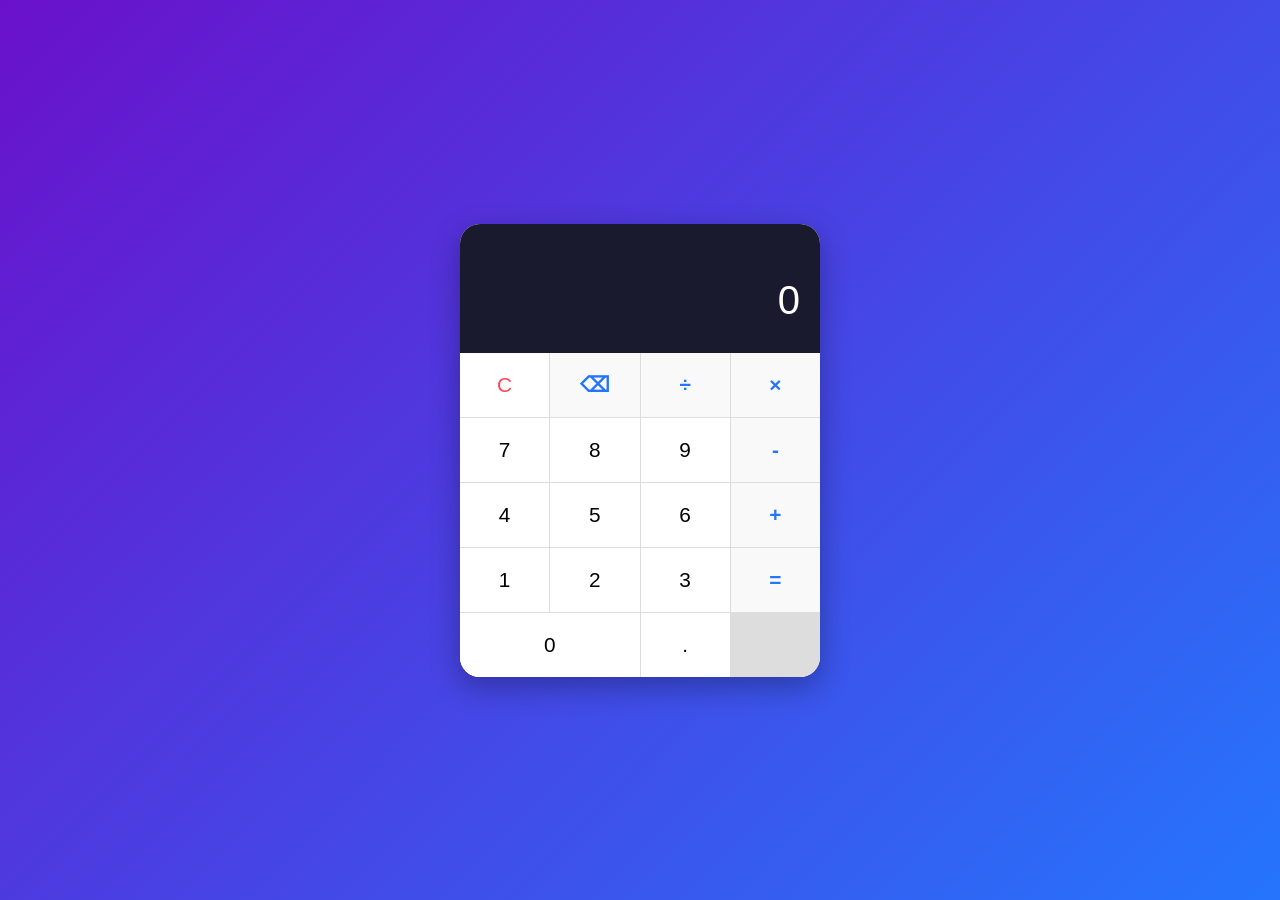
<file: index.html>
<!DOCTYPE html>
<html lang="en">
<head>
    <meta charset="UTF-8">
    <meta name="viewport" content="width=device-width, initial-scale=1.0">
    <title>Calculator</title>
    <link rel="stylesheet" href="style.css">
</head>
<body>
    <div class="calculator">
        <div class="display">
            <div class="previous-operand"></div>
            <div class="current-operand">0</div>
        </div>
        <div class="buttons">
            <button class="clear" data-action="clear">C</button>
            <button class="operator" data-action="backspace">⌫</button>
            <button class="operator" data-action="divide">÷</button>
            <button class="operator" data-action="multiply">×</button>
            
            <button data-number="7">7</button>
            <button data-number="8">8</button>
            <button data-number="9">9</button>
            <button class="operator" data-action="subtract">-</button>
            
            <button data-number="4">4</button>
            <button data-number="5">5</button>
            <button data-number="6">6</button>
            <button class="operator" data-action="add">+</button>
            
            <button data-number="1">1</button>
            <button data-number="2">2</button>
            <button data-number="3">3</button>
            <button class="operator" data-action="calculate">=</button>
            
            <button class="zero" data-number="0">0</button>
            <button data-action="decimal">.</button>
        </div>
    </div>

    <script src="script.js"></script>
</body>
</html>
</file>
<file: style.css>
* {
    margin: 0;
    padding: 0;
    box-sizing: border-box;
    font-family: 'Segoe UI', Tahoma, Geneva, Verdana, sans-serif;
}

body {
    display: flex;
    justify-content: center;
    align-items: center;
    min-height: 100vh;
    background: linear-gradient(135deg, #6a11cb 0%, #2575fc 100%);
    padding: 20px;
}

.calculator {
    background-color: #fff;
    border-radius: 20px;
    box-shadow: 0 10px 30px rgba(0, 0, 0, 0.3);
    width: 100%;
    max-width: 360px;
    overflow: hidden;
}

.display {
    background-color: #1a1a2e;
    color: white;
    padding: 30px 20px;
    text-align: right;
    min-height: 120px;
    display: flex;
    flex-direction: column;
    justify-content: flex-end;
}

.previous-operand {
    color: rgba(255, 255, 255, 0.7);
    font-size: 1.2rem;
    min-height: 24px;
    overflow: hidden;
    text-overflow: ellipsis;
}

.current-operand {
    font-size: 2.5rem;
    font-weight: 500;
    overflow: hidden;
    text-overflow: ellipsis;
}

.buttons {
    display: grid;
    grid-template-columns: repeat(4, 1fr);
    gap: 1px;
    background-color: #ddd;
}

button {
    border: none;
    background-color: white;
    padding: 20px 10px;
    font-size: 1.3rem;
    cursor: pointer;
    transition: all 0.2s ease;
    outline: none;
}

button:hover {
    background-color: #f5f5f5;
}

button:active {
    background-color: #e0e0e0;
    transform: scale(0.98);
}

.operator {
    background-color: #f9f9f9;
    color: #2575fc;
    font-weight: 600;
}

.equals {
    background-color: #2575fc;
    color: white;
}

.clear {
    color: #ff4757;
}

.zero {
    grid-column: span 2;
}

@media (max-width: 400px) {
    .calculator {
        max-width: 100%;
    }
    
    button {
        padding: 18px 5px;
        font-size: 1.2rem;
    }
}
</file>
